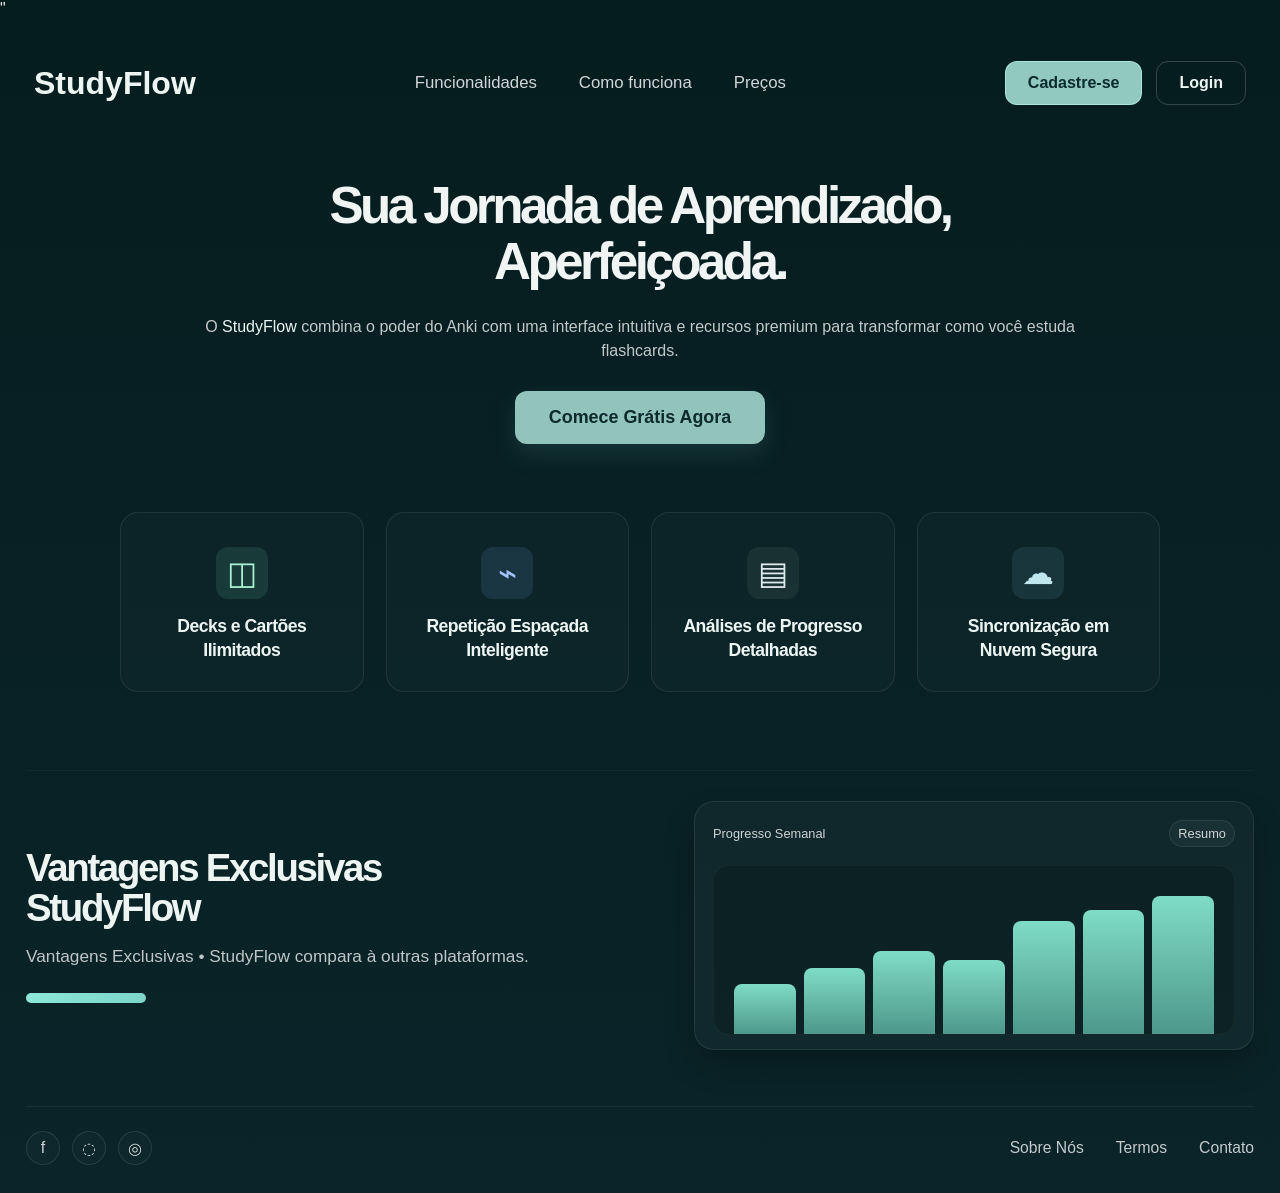
<file: frontend/homepage.html>
<!DOCTYPE html>
<html lang="pt-BR">
<head>
    <meta charset="UTF-8">
    <meta name="viewport" content="width=device-width, initial-scale=1.0">
    <title>StudyFlow</title>
    <link rel="stylesheet" href="homepage.css">
    <script src="homepage.js" defer></script>"
</head>
<body>
    <div class="page-shell">
        <header class="site-header">
            <h1 class="logo">
                Study<span id="cards-logo">Flow</span>
            </h1>

            <nav class="nav-links" aria-label="Navegação principal">
                <a href="#">Funcionalidades</a>
                <a href="#">Como funciona</a>
                <a href="#">Preços</a>
                
            </nav>
            <div class="header-actions">
                <button class="btn btn-light" id="signup-button">Cadastre-se</button>
                <button class="btn btn-outline" id="login-button">Login</button>
            </div>
        </header>

        <main>
            <section class="hero">
                <h1>Sua Jornada de Aprendizado,<br> Aperfeiçoada.</h1>
                <p>
                    O <strong>StudyFlow</strong> combina o poder do Anki com uma interface intuitiva e recursos
                    premium para transformar como você estuda flashcards.
                </p>
                <button class="btn btn-primary">Comece Grátis Agora</button>
            </section>

            <section class="feature-grid" aria-label="Recursos">
                <article class="feature-card">
                    <div class="feature-icon green">◫</div>
                    <h3>Decks e Cartões Ilimitados</h3>
                </article>

                <article class="feature-card">
                    <div class="feature-icon blue">⌁</div>
                    <h3>Repetição Espaçada<br>Inteligente</h3>
                </article>

                <article class="feature-card">
                    <div class="feature-icon dark">▤</div>
                    <h3>Análises de Progresso<br>Detalhadas</h3>
                </article>

                <article class="feature-card">
                    <div class="feature-icon teal">☁</div>
                    <h3>Sincronização em<br>Nuvem Segura</h3>
                </article>
            </section>

            <section class="benefits">
                <div class="benefits-copy">
                    <h2>Vantagens Exclusivas<br>StudyFlow</h2>
                    <p>Vantagens Exclusivas • StudyFlow compara à outras plataformas.</p>
                    <div class="benefits-bar"></div>
                </div>

                <div class="chart-card" aria-label="Gráfico de progresso">
                    <div class="chart-header">
                        <span>Progresso Semanal</span>
                        <span class="mini-pill">Resumo</span>
                    </div>

                    <div class="chart-body">
                        <div class="chart-bars">
                            <span style="height: 36%;"></span>
                            <span style="height: 48%;"></span>
                            <span style="height: 60%;"></span>
                            <span style="height: 54%;"></span>
                            <span style="height: 82%;"></span>
                            <span style="height: 90%;"></span>
                            <span style="height: 100%;"></span>
                        </div>
                    </div>
                </div>
            </section>
        </main>

        <footer class="site-footer">
            <div class="socials" aria-label="Redes sociais">
                <span>f</span>
                <span>◌</span>
                <span>◎</span>
            </div>

            <nav class="footer-links" aria-label="Links do rodapé">
                <a href="#">Sobre Nós</a>
                <a href="#">Termos</a>
                <a href="#">Contato</a>
            </nav>
        </footer>
    </div>
</body>
</html>
</file>
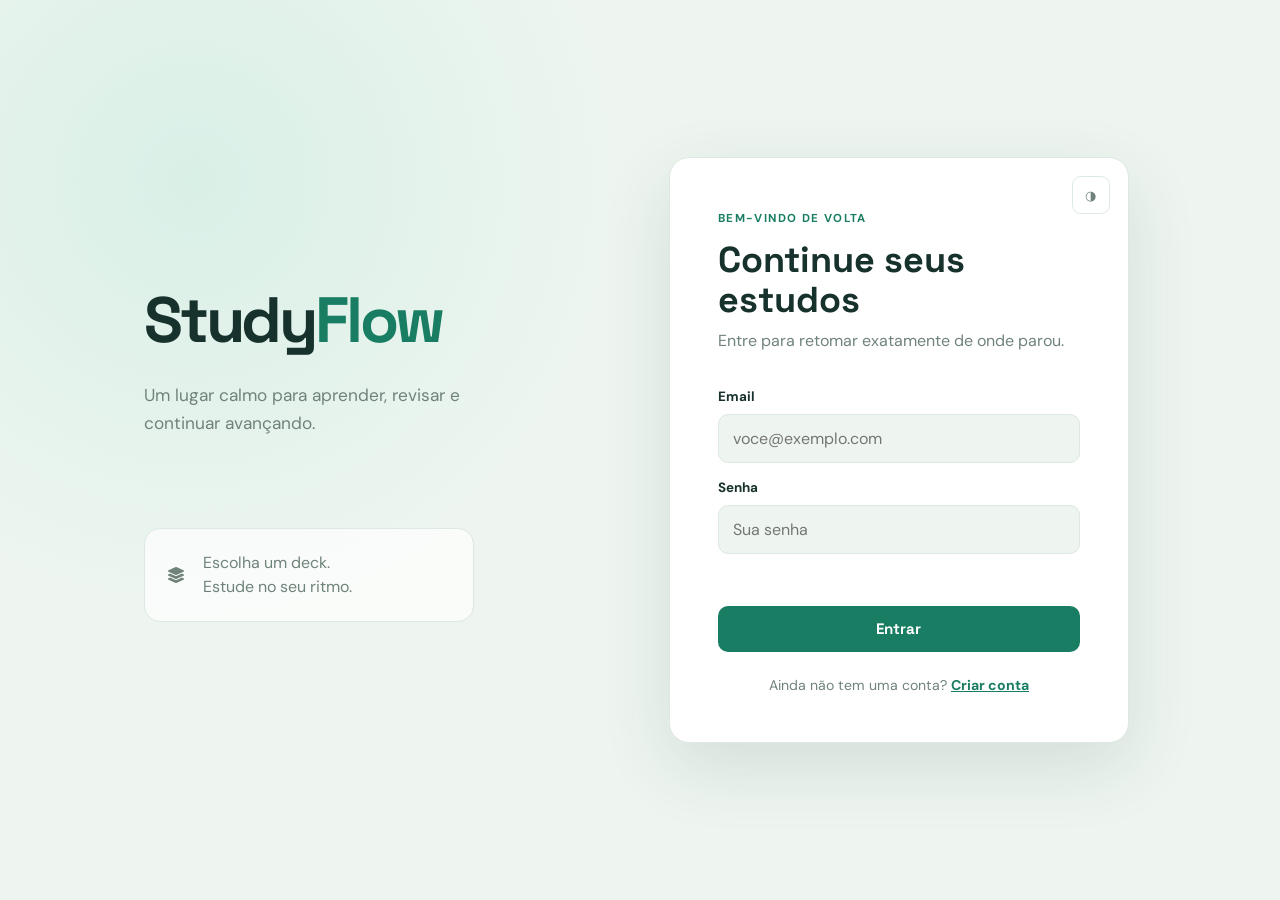
<file: frontend/login_page.html>
<!DOCTYPE html>
<html lang="pt-BR">
<head>
    <meta charset="UTF-8">
    <meta name="viewport" content="width=device-width, initial-scale=1.0">
    <title>Entrar | StudyFlow</title>
    <link rel="preconnect" href="https://fonts.googleapis.com">
    <link rel="preconnect" href="https://fonts.gstatic.com" crossorigin>
    <link href="https://fonts.googleapis.com/css2?family=DM+Sans:wght@400;500;600;700&family=Space+Grotesk:wght@500;600;700&display=swap" rel="stylesheet">
    <link rel="stylesheet" href="https://cdnjs.cloudflare.com/ajax/libs/font-awesome/6.5.0/css/all.min.css">
    <link rel="stylesheet" href="auth.css">
</head>
<body>
    <main class="auth-shell">
        <section class="auth-brand" aria-label="StudyFlow">
            <a class="auth-logo" href="index.html">Study<span>Flow</span></a>
            <p>Um lugar calmo para aprender, revisar e continuar avançando.</p>
            <div class="auth-art"><i class="fa-solid fa-layer-group"></i><span>Escolha um deck.<br>Estude no seu ritmo.</span></div>
        </section>
        <section class="auth-card">
            <button class="auth-theme" id="theme-toggle" type="button" aria-label="Alternar tema">&#9681;</button>
            <span class="auth-kicker">Bem-vindo de volta</span>
            <h1>Continue seus estudos</h1>
            <p class="auth-subtitle">Entre para retomar exatamente de onde parou.</p>
            <form id="login-form" novalidate>
                <label for="email">Email</label>
                <input type="email" id="email" autocomplete="email" placeholder="voce@exemplo.com" required>
                <label for="password">Senha</label>
                <input type="password" id="password" autocomplete="current-password" placeholder="Sua senha" required>
                <p class="auth-error" id="error-message" role="alert"></p>
                <button class="auth-submit" id="login-submit" type="submit">Entrar</button>
            </form>
            <p class="auth-switch">Ainda não tem uma conta? <a href="register_page.html">Criar conta</a></p>
        </section>
    </main>
    <script type="module" src="auth.js"></script>
</body>
</html>
</file>
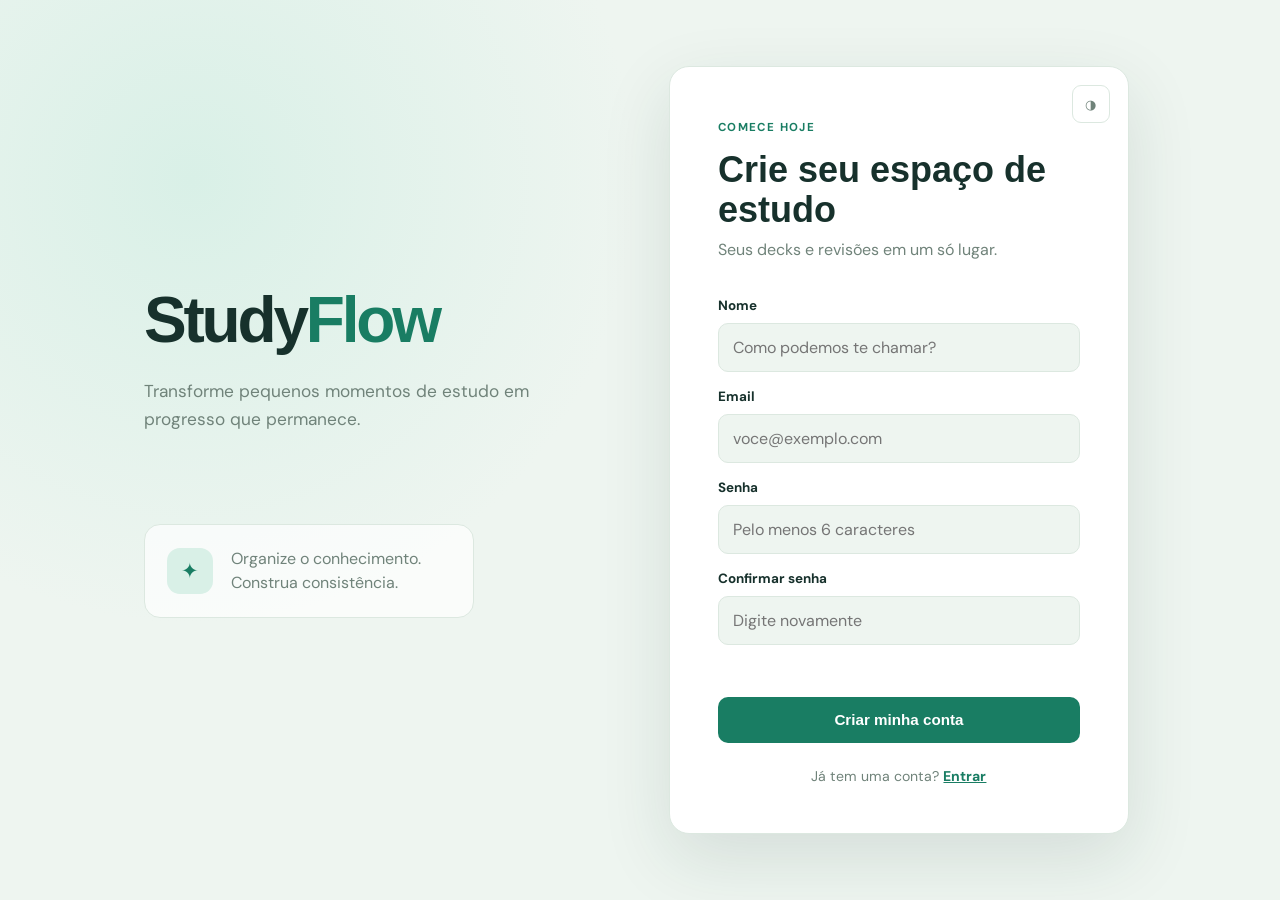
<file: frontend/register_page.html>
<!DOCTYPE html>
<html lang="pt-BR">
<head>
    <meta charset="UTF-8">
    <meta name="viewport" content="width=device-width, initial-scale=1.0">
    <title>Criar conta | StudyFlow</title>
    <link rel="preconnect" href="https://fonts.googleapis.com">
    <link rel="preconnect" href="https://fonts.gstatic.com" crossorigin>
    <link href="https://fonts.googleapis.com/css2?family=DM+Sans:wght@400;500;600;700&display=swap" rel="stylesheet">
    <link rel="stylesheet" href="https://cdnjs.cloudflare.com/ajax/libs/font-awesome/6.5.0/css/all.min.css">
    <link rel="stylesheet" href="auth.css">
</head>
<body>
    <main class="auth-shell">
        <section class="auth-brand" aria-label="StudyFlow">
            <a class="auth-logo" href="index.html">Study<span>Flow</span></a>
            <p>Transforme pequenos momentos de estudo em progresso que permanece.</p>
            <div class="auth-art"><span class="auth-art-icon">✦</span><span>Organize o conhecimento.<br>Construa consistência.</span></div>
        </section>
        <section class="auth-card">
            <button class="auth-theme" id="theme-toggle" type="button" aria-label="Alternar tema">&#9681;</button>
            <span class="auth-kicker">Comece hoje</span>
            <h1>Crie seu espaço de estudo</h1>
            <p class="auth-subtitle">Seus decks e revisões em um só lugar.</p>
            <form id="register-form" novalidate>
                <label for="username">Nome</label>
                <input type="text" id="username" autocomplete="name" placeholder="Como podemos te chamar?" required>
                <label for="email">Email</label>
                <input type="email" id="email" autocomplete="email" placeholder="voce@exemplo.com" required>
                <label for="password">Senha</label>
                <input type="password" id="password" autocomplete="new-password" placeholder="Pelo menos 6 caracteres" required>
                <label for="confirm-password">Confirmar senha</label>
                <input type="password" id="confirm-password" autocomplete="new-password" placeholder="Digite novamente" required>
                <p class="auth-error" id="error-message" role="alert"></p>
                <button class="auth-submit" id="register-submit" type="submit">Criar minha conta</button>
            </form>
            <p class="auth-switch">Já tem uma conta? <a href="login_page.html">Entrar</a></p>
        </section>
    </main>
    <script type="module" src="auth.js"></script>
</body>
</html>
</file>
<file: frontend/homepage.css>
:root {
    --bg: #061d1f;
    --bg-2: #0a272a;
    --panel: rgba(255, 255, 255, 0.03);
    --line: rgba(255, 255, 255, 0.08);
    --text: #edf5f3;
    --muted: #b3c7c5;
    --green-soft: #bfeadf;
    --green: #9de2d2;
    --purple: #d4b8ff;
    --shadow: rgba(0, 0, 0, 0.24);
}

* {
    box-sizing: border-box;
}

html {
    scroll-behavior: smooth;
}

body {
    margin: 0;
    min-height: 100vh;
    font-family: "Segoe UI", Tahoma, Geneva, Verdana, sans-serif;
    background: linear-gradient(180deg, #061d1f 0%, #0a2429 100%);
    color: var(--text);
}

button,
a {
    font: inherit;
}

.page-shell {
    max-width: 1280px;
    margin: 0 auto;
    padding: 18px 26px 20px;
}

.site-header {
    display: grid;
    grid-template-columns: auto 1fr auto;
    align-items: center;
    gap: 28px;
    padding: 8px 8px 12px;
}

/* .logo {
    margin: 0;
    font-size: 2.3rem;
    line-height: 1;
    font-weight: 800;
    letter-spacing: -0.06em;
    color: var(--text);
}

.logo span {
    color: #c9b8ff;
} */

.logo{

    background: var(--sf-surface);
    border-color: var(--sf-line);
    color: var(--sf-ink);

}

.site-header .logo {
    margin-bottom: 20px;
}


.header-actions {
    display: flex;
    align-items: center;
    justify-content: flex-end;
    gap: 14px;
}

.nav-links {
    display: flex;
    align-items: center;
    justify-content: center;
    gap: 42px;
    flex: 1;
}

.nav-links a {
    color: rgba(255, 255, 255, 0.82);
    text-decoration: none;
    font-size: 1.05rem;
    font-weight: 500;
}



.btn {
    border: 1px solid rgba(255, 255, 255, 0.12);
    border-radius: 12px;
    padding: 12px 22px;
    font-weight: 700;
    cursor: pointer;
}

.btn-light {
    background: rgba(176, 238, 228, 0.82);
    color: #0c2b2e;
    border-color: rgba(176, 238, 228, 0.8);
}

.btn-outline {
    background: transparent;
    color: var(--text);
    border-color: rgba(255, 255, 255, 0.18);
}

.hero {
    text-align: center;
    padding: 44px 0 26px;
}

.hero h1 {
    margin: 0;
    /* font-size: clamp(3rem, 4vw, 6rem); */
    font-size: 3.2rem;
    line-height: 1.08;
    letter-spacing: -0.07em;
    font-weight: 800;
    color: #f0f5f4;
}

.hero p {
    max-width: 900px;
    margin: 26px auto 0;
    color: rgba(255, 255, 255, 0.76);
    font-size: 1rem;
    line-height: 1.5;
}

.hero strong {
    color: var(--text);
    font-weight: 300;
}

.hero .btn-primary {
    margin-top: 28px;
    background: rgba(181, 238, 226, 0.8);
    color: #0d2a2d;
    border: none;
    box-shadow: 0 10px 24px rgba(115, 190, 178, 0.15);
    font-size: 1.12rem;
    padding: 16px 34px;
}

.feature-grid {
    list-style: none;
    padding: 0;
    margin: 42px auto 0;
    display: grid;
    grid-template-columns: repeat(4, minmax(200px, 1fr));
    gap: 22px;
    max-width: 1040px;
}

.feature-card {
    background: rgba(255, 255, 255, 0.02);
    border: 1px solid var(--line);
    border-radius: 18px;
    min-height: 180px;
    padding: 24px 18px 18px;
    display: flex;
    flex-direction: column;
    align-items: center;
    justify-content: center;
    text-align: center;
}

.feature-icon {
    width: 52px;
    height: 52px;
    border-radius: 12px;
    display: flex;
    align-items: center;
    justify-content: center;
    margin-bottom: 16px;
    font-size: 2rem;
    color: var(--text);
    background: rgba(255, 255, 255, 0.04);
}

.feature-icon.green { background: rgba(94, 176, 149, 0.16); color: #aaf0d2; }
.feature-icon.blue { background: rgba(126, 171, 255, 0.12); color: #a3c1ff; }
.feature-icon.dark { background: rgba(123, 142, 143, 0.12); color: #dfeaea; }
.feature-icon.teal { background: rgba(94, 147, 169, 0.15); color: #bfe7ed; }

.feature-card h3 {
    margin: 0;
    font-size: 1.1rem;
    line-height: 1.35;
    letter-spacing: -0.03em;
    font-weight: 700;
    color: var(--text);
}

.benefits {
    display: grid;
    grid-template-columns: 1.1fr 1.2fr;
    gap: 34px;
    align-items: center;
    margin-top: 78px;
    padding: 30px 0 10px;
    border-top: 1px solid rgba(255, 255, 255, 0.04);
}

.benefits-copy h2 {
    margin: 0;
    font-size: clamp(2.2rem, 3vw, 4rem);
    line-height: 1.05;
    letter-spacing: -0.06em;
    font-weight: 800;
}

.benefits-copy p {
    margin-top: 18px;
    max-width: 520px;
    color: rgba(255, 255, 255, 0.74);
    font-size: 1.08rem;
}

.benefits-bar {
    margin-top: 26px;
    width: 120px;
    height: 10px;
    border-radius: 999px;
    background: linear-gradient(90deg, #8de6d7 0%, #7dd4c9 100%);
}

.chart-card {
    width: min(100%, 560px);
    margin-left: auto;
    background: rgba(255, 255, 255, 0.03);
    border: 1px solid var(--line);
    border-radius: 20px;
    padding: 18px 18px 14px;
    box-shadow: 0 16px 30px var(--shadow);
}

.chart-header {
    display: flex;
    justify-content: space-between;
    align-items: center;
    gap: 12px;
    color: rgba(255, 255, 255, 0.8);
    font-size: 0.8rem;
    margin-bottom: 18px;
}

.mini-pill {
    background: rgba(255, 255, 255, 0.04);
    border: 1px solid rgba(255, 255, 255, 0.08);
    padding: 5px 8px;
    border-radius: 999px;
}

.chart-body {
    height: 170px;
    border-radius: 16px;
    padding: 10px 10px 0;
    background: rgba(5, 20, 20, 0.3);
    border: 1px solid rgba(255, 255, 255, 0.04);
}

.chart-bars {
    height: 100%;
    display: flex;
    align-items: end;
    justify-content: space-between;
    gap: 8px;
    padding: 20px 10px 0;
}

.chart-bars span {
    flex: 1;
    border-radius: 8px 8px 0 0;
    background: linear-gradient(180deg, #7fdcc4 0%, #4d988b 100%);
    min-height: 20px;
}

.site-footer {
    margin-top: 46px;
    padding: 24px 0 8px;
    border-top: 1px solid rgba(255, 255, 255, 0.06);
    display: flex;
    align-items: center;
    justify-content: space-between;
    gap: 28px;
}

.socials {
    display: flex;
    align-items: center;
    gap: 12px;
    color: rgba(255, 255, 255, 0.8);
}

.socials span {
    width: 34px;
    height: 34px;
    display: inline-flex;
    align-items: center;
    justify-content: center;
    border-radius: 50%;
    border: 1px solid rgba(255, 255, 255, 0.1);
    background: rgba(255, 255, 255, 0.02);
}

.footer-links {
    display: flex;
    align-items: center;
    gap: 32px;
    flex-wrap: wrap;
}

.footer-links a {
    color: rgba(255, 255, 255, 0.76);
    text-decoration: none;
    font-size: 0.98rem;
}

@media (max-width: 980px) {
    .site-header {
        flex-wrap: wrap;
    }
    .header-actions {
        order: 1;
    }

    .nav-links {
        order: 0;
        width: 100%;
        /* align-items: center; */
        flex-wrap: wrap;
        gap: 18px 26px;
    }

    .feature-grid {
        grid-template-columns: repeat(2, minmax(180px, 1fr));
    }

    .benefits {
        grid-template-columns: 1fr;
    }

    .chart-card {
        margin-left: 0;
    }
}

@media (max-width: 620px) {
    .page-shell {
        padding-left: 16px;
        padding-right: 16px;
    }

    .site-header {
        justify-content: center;
    }

    .header-actions {
        width: 100%;
        justify-content: center;
    }

    .feature-grid {
        grid-template-columns: 1fr;
    }

    .site-footer {
        flex-direction: column;
    }
}
</file>
<file: frontend/auth.css>
:root {
    --auth-bg: #eef5f0;
    --auth-surface: #ffffff;
    --auth-ink: #17312c;
    --auth-muted: #70837a;
    --auth-line: #dce8e0;
    --auth-accent: #197d63;
    --auth-soft: #d9f0e7;
    --auth-error: #bd504c;
}

body.auth-dark { --auth-bg: #101b1b; --auth-surface: #182827; --auth-ink: #edf6ef; --auth-muted: #9eb4aa; --auth-line: #2d4842; --auth-accent: #8bd5b5; --auth-soft: #23483d; }
* { box-sizing: border-box; }
body { min-height: 100vh; margin: 0; color: var(--auth-ink); background: radial-gradient(circle at 15% 20%, var(--auth-soft), transparent 34%), var(--auth-bg); font-family: "DM Sans", sans-serif; transition: background 180ms ease, color 180ms ease; }
h1, .auth-logo { font-family: "Space Grotesk", sans-serif; }
.auth-shell { width: min(1120px, 100%); min-height: 100vh; display: grid; grid-template-columns: 0.95fr 1.05fr; gap: clamp(30px, 8vw, 110px); align-items: center; margin: 0 auto; padding: 40px clamp(20px, 5vw, 70px); }
.auth-brand { padding: 20px 0; }
.auth-logo { color: var(--auth-ink); font-size: clamp(2rem, 5vw, 4rem); font-weight: 700; text-decoration: none; letter-spacing: -0.05em; }
.auth-logo span { color: var(--auth-accent); }
.auth-brand > p { max-width: 390px; margin: 20px 0 0; color: var(--auth-muted); font-size: 1.08rem; line-height: 1.65; }
.auth-art { display: flex; align-items: center; gap: 18px; max-width: 330px; margin-top: 90px; padding: 22px; border: 1px solid var(--auth-line); border-radius: 16px; color: var(--auth-muted); background: color-mix(in srgb, var(--auth-surface) 70%, transparent); line-height: 1.5; }
.auth-art-icon { display: grid; place-items: center; width: 46px; height: 46px; border-radius: 13px; color: var(--auth-accent); background: var(--auth-soft); font-size: 1.3rem; }
.auth-card { position: relative; width: min(100%, 460px); padding: clamp(28px, 5vw, 48px); border: 1px solid var(--auth-line); border-radius: 20px; background: var(--auth-surface); box-shadow: 0 24px 70px rgba(28, 61, 49, 0.12); }
.auth-theme { position: absolute; top: 18px; right: 18px; width: 38px; height: 38px; border: 1px solid var(--auth-line); border-radius: 9px; color: var(--auth-muted); background: transparent; cursor: pointer; }
.auth-kicker { color: var(--auth-accent); font-size: 0.72rem; font-weight: 700; letter-spacing: 0.12em; text-transform: uppercase; }
.auth-card h1 { max-width: 330px; margin: 14px 0 8px; font-size: clamp(1.65rem, 4vw, 2.25rem); line-height: 1.1; }
.auth-subtitle { margin: 0 0 28px; color: var(--auth-muted); line-height: 1.5; }
.auth-card form { display: grid; gap: 9px; }
.auth-card label { margin-top: 7px; font-size: 0.84rem; font-weight: 700; }
.auth-card input { width: 100%; padding: 13px 14px; border: 1px solid var(--auth-line); border-radius: 10px; outline: none; color: var(--auth-ink); background: var(--auth-bg); font: inherit; }
.auth-card input:focus { border-color: var(--auth-accent); box-shadow: 0 0 0 3px color-mix(in srgb, var(--auth-accent) 18%, transparent); }
.auth-error { min-height: 20px; margin: 6px 0 0; color: var(--auth-error); font-size: 0.84rem; }
.auth-submit { min-height: 46px; margin-top: 8px; border: 0; border-radius: 10px; color: #fff; background: var(--auth-accent); font: 700 0.95rem "Space Grotesk", sans-serif; cursor: pointer; transition: transform 160ms ease, filter 160ms ease; }
.auth-submit:hover { filter: brightness(0.93); transform: translateY(-1px); }
.auth-submit:disabled { cursor: wait; opacity: 0.65; }
.auth-switch { margin: 24px 0 0; color: var(--auth-muted); font-size: 0.88rem; text-align: center; }
.auth-switch a { color: var(--auth-accent); font-weight: 700; }
@media (max-width: 760px) { .auth-shell { grid-template-columns: 1fr; max-width: 520px; } .auth-brand { text-align: center; } .auth-brand > p { margin-inline: auto; } .auth-art { margin: 30px auto 0; text-align: left; } }
</file>
